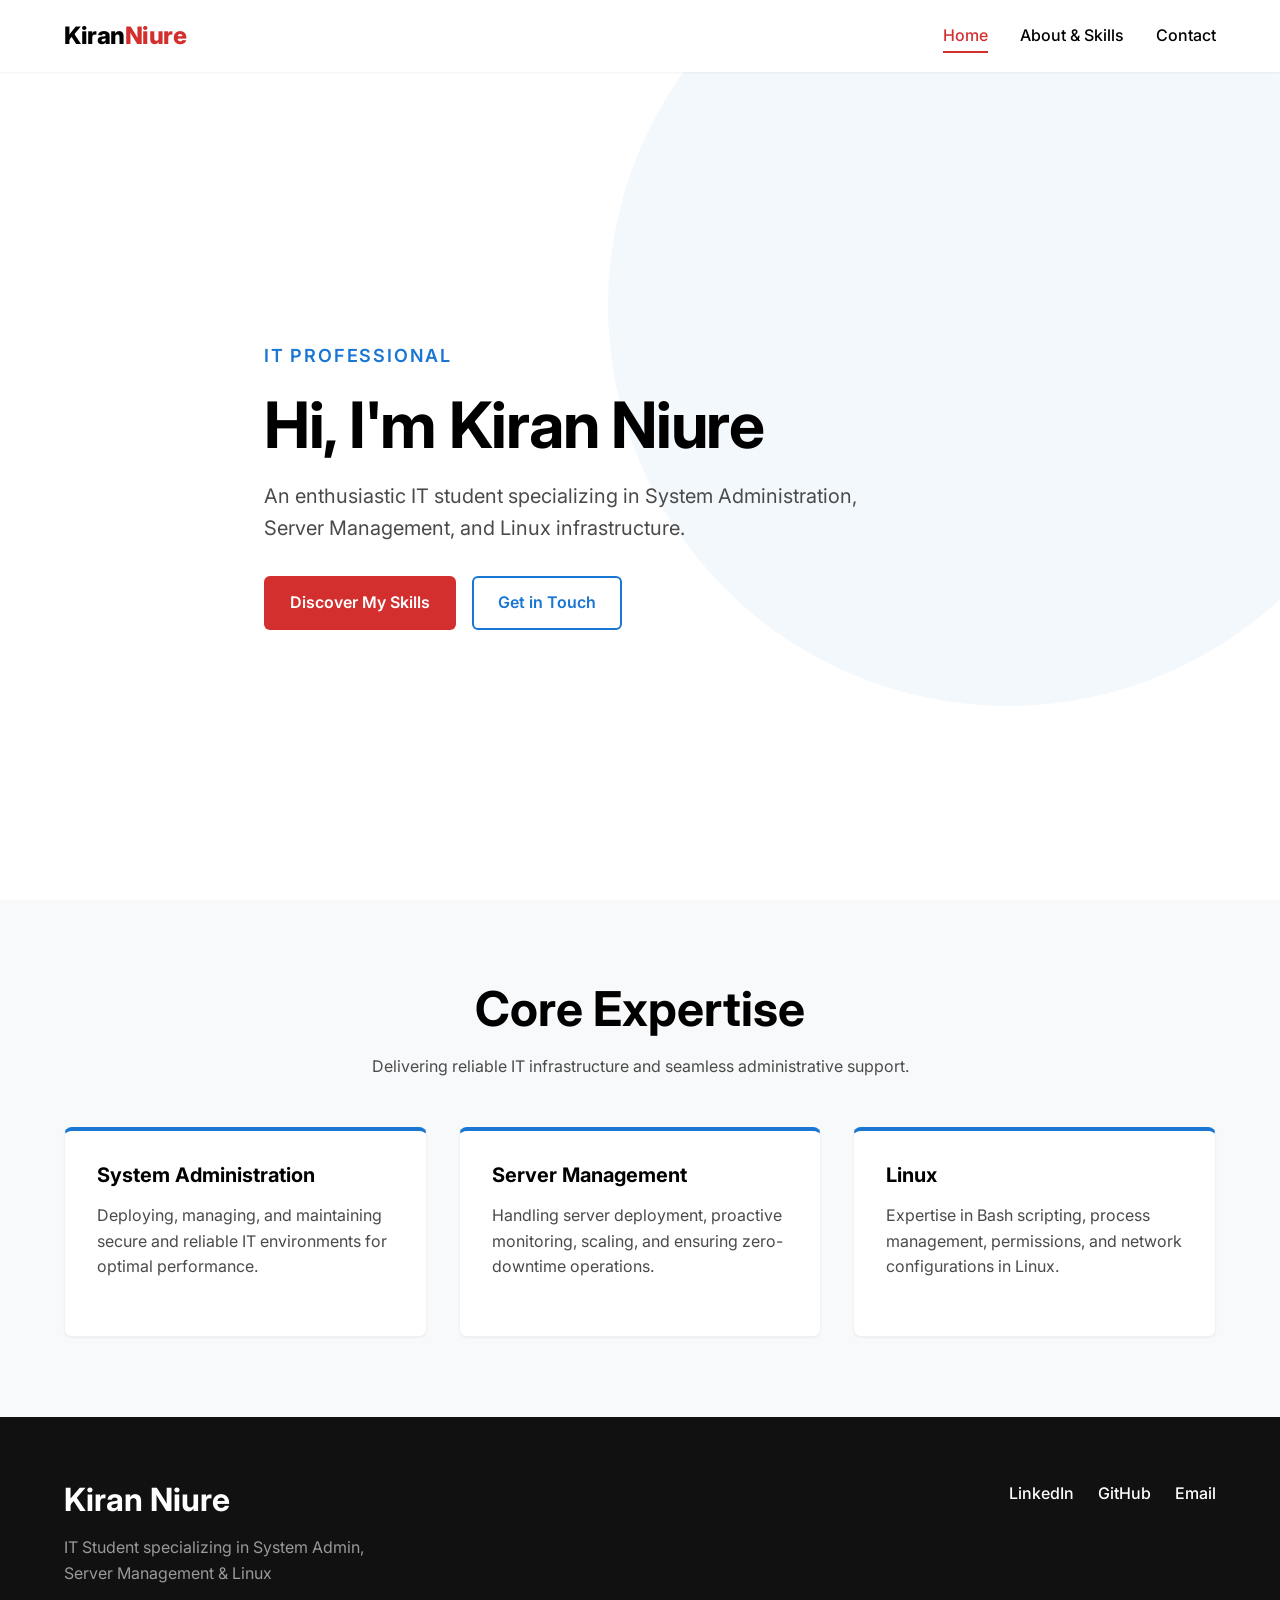
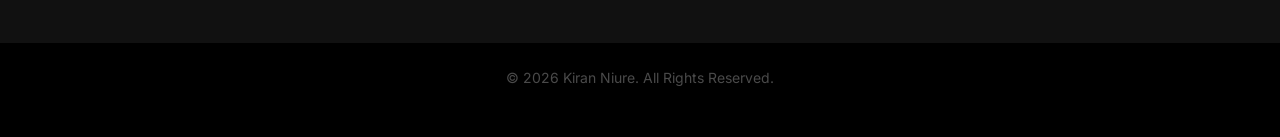
<file: index.html>
<!DOCTYPE html>
<html lang="en">
<head>
    <meta charset="UTF-8">
    <meta name="viewport" content="width=device-width, initial-scale=1.0">
    <title>Kiran Niure - IT Professional & System Admin</title>
    <meta name="description" content="Portfolio of Kiran Niure, an IT Student skilled in System Administration, Server Management, Linux, and Microsoft Office.">
    <link rel="preconnect" href="https://fonts.googleapis.com">
    <link rel="preconnect" href="https://fonts.gstatic.com" crossorigin>
    <link href="https://fonts.googleapis.com/css2?family=Inter:wght@400;500;600;700;800&display=swap" rel="stylesheet">
    <link rel="stylesheet" href="styles/style.css">
    <script src="js/components.js" defer></script>
</head>
<body>
    <site-navbar></site-navbar>

    <main>
        <section class="hero">
            <div class="hero-bg-accent"></div>
            <div class="container hero-content">
                <span class="hero-subtitle">IT Professional</span>
                <h1>Hi, I'm <span>Kiran Niure</span></h1>
                <p class="hero-description">An enthusiastic IT student specializing in System Administration, Server Management, and Linux infrastructure.</p>
                <div class="hero-actions">
                    <a href="about.html" class="btn btn-primary">Discover My Skills</a>
                    <a href="contact.html" class="btn btn-secondary">Get in Touch</a>
                </div>
            </div>
        </section>

        <section class="section section-alt">
            <div class="container">
                <h2 style="text-align: center; margin-bottom: 1rem;">Core Expertise</h2>
                <p style="text-align: center; max-width: 600px; margin: 0 auto 3rem;">Delivering reliable IT infrastructure and seamless administrative support.</p>
                
                <div class="skills-grid">
                    <div class="skill-card">
                        <h3>System Administration</h3>
                        <p>Deploying, managing, and maintaining secure and reliable IT environments for optimal performance.</p>
                    </div>
                    <div class="skill-card">
                        <h3>Server Management</h3>
                        <p>Handling server deployment, proactive monitoring, scaling, and ensuring zero-downtime operations.</p>
                    </div>
                    <div class="skill-card">
                        <h3>Linux</h3>
                        <p>Expertise in Bash scripting, process management, permissions, and network configurations in Linux.</p>
                    </div>
                </div>
            </div>
        </section>
    </main>

    <site-footer></site-footer>
</body>
</html>
</file>
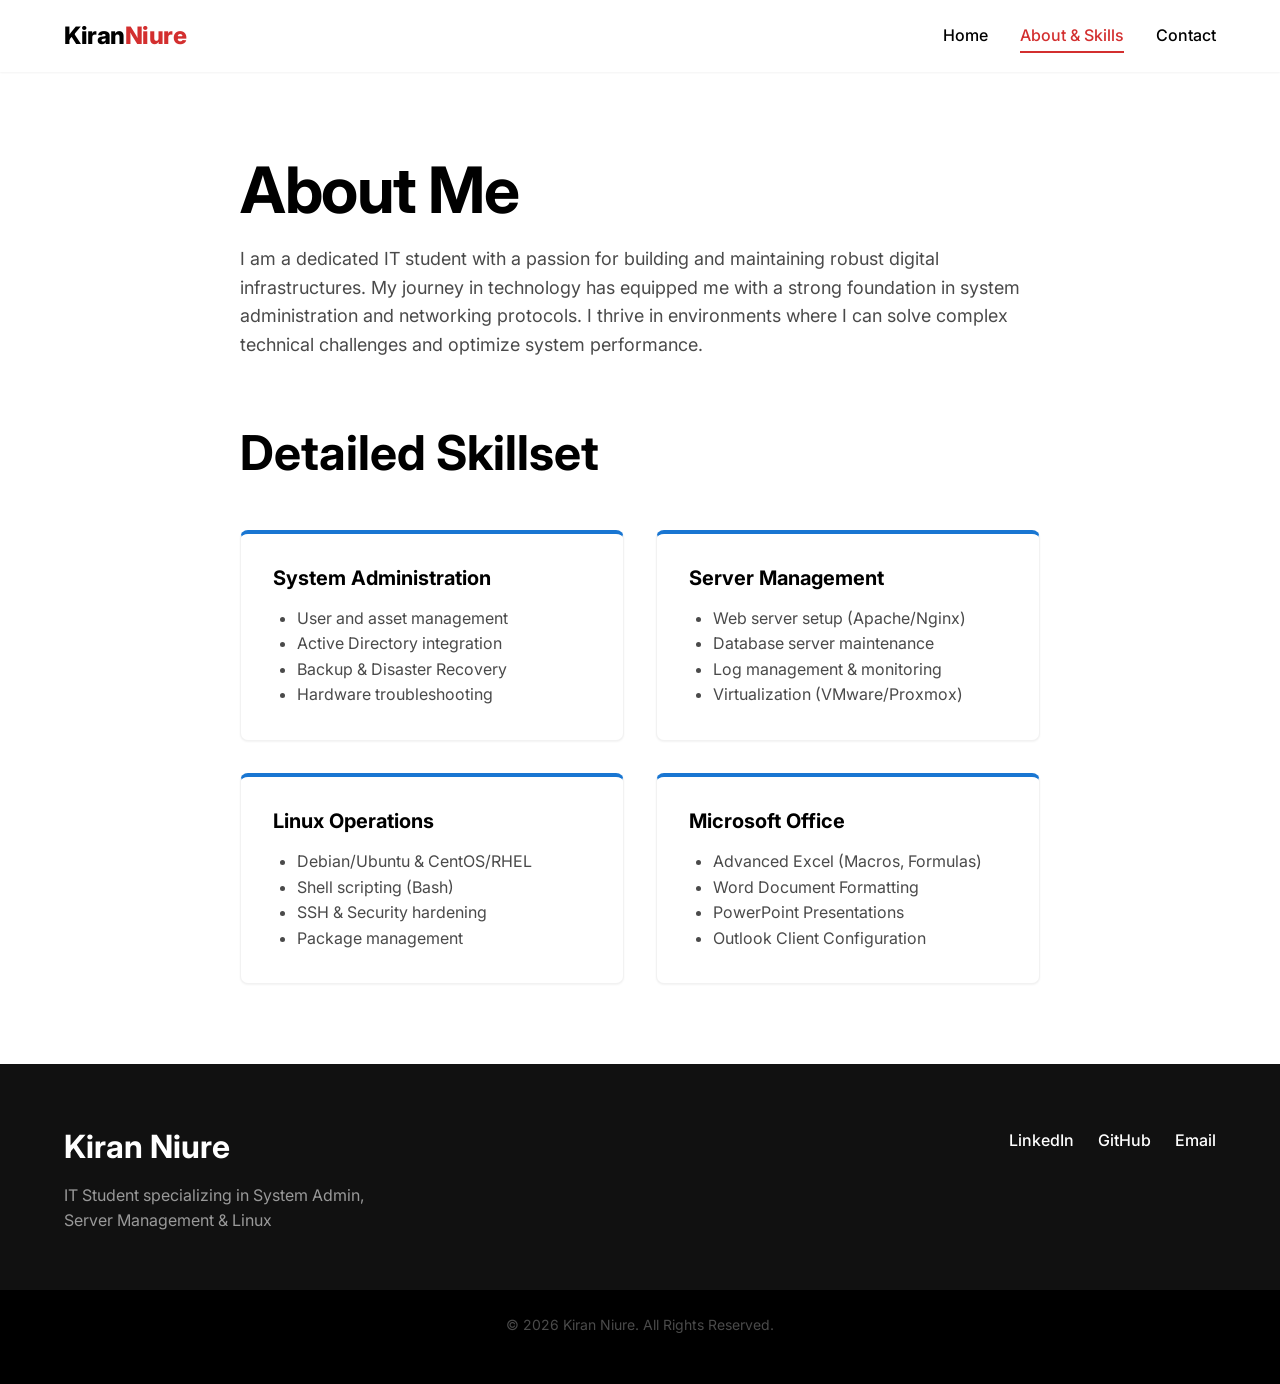
<file: about.html>
<!DOCTYPE html>
<html lang="en">
<head>
    <meta charset="UTF-8">
    <meta name="viewport" content="width=device-width, initial-scale=1.0">
    <title>About & Skills - Kiran Niure</title>
    <meta name="description" content="Learn more about Kiran Niure's background and detailed IT skills including Linux and Server Management.">
    <link rel="preconnect" href="https://fonts.googleapis.com">
    <link rel="preconnect" href="https://fonts.gstatic.com" crossorigin>
    <link href="https://fonts.googleapis.com/css2?family=Inter:wght@400;500;600;700;800&display=swap" rel="stylesheet">
    <link rel="stylesheet" href="styles/style.css">
    <script src="js/components.js" defer></script>
</head>
<body>
    <site-navbar></site-navbar>

    <main>
        <section class="section">
            <div class="container">
                <div style="max-width: 800px; margin: 0 auto;">
                    <h1>About Me</h1>
                    <p style="font-size: 1.125rem;">I am a dedicated IT student with a passion for building and maintaining robust digital infrastructures. My journey in technology has equipped me with a strong foundation in system administration and networking protocols. I thrive in environments where I can solve complex technical challenges and optimize system performance.</p>
                    
                    <h2 style="margin-top: 4rem;">Detailed Skillset</h2>
                    
                    <div class="skills-grid">
                        <div class="skill-card">
                            <h3>System Administration</h3>
                            <ul style="padding-left: 1.5rem; color: var(--color-text-muted);">
                                <li>User and asset management</li>
                                <li>Active Directory integration</li>
                                <li>Backup & Disaster Recovery</li>
                                <li>Hardware troubleshooting</li>
                            </ul>
                        </div>
                        <div class="skill-card">
                            <h3>Server Management</h3>
                            <ul style="padding-left: 1.5rem; color: var(--color-text-muted);">
                                <li>Web server setup (Apache/Nginx)</li>
                                <li>Database server maintenance</li>
                                <li>Log management & monitoring</li>
                                <li>Virtualization (VMware/Proxmox)</li>
                            </ul>
                        </div>
                        <div class="skill-card">
                            <h3>Linux Operations</h3>
                            <ul style="padding-left: 1.5rem; color: var(--color-text-muted);">
                                <li>Debian/Ubuntu & CentOS/RHEL</li>
                                <li>Shell scripting (Bash)</li>
                                <li>SSH & Security hardening</li>
                                <li>Package management</li>
                            </ul>
                        </div>
                        <div class="skill-card">
                            <h3>Microsoft Office</h3>
                            <ul style="padding-left: 1.5rem; color: var(--color-text-muted);">
                                <li>Advanced Excel (Macros, Formulas)</li>
                                <li>Word Document Formatting</li>
                                <li>PowerPoint Presentations</li>
                                <li>Outlook Client Configuration</li>
                            </ul>
                        </div>
                    </div>
                </div>
            </div>
        </section>
    </main>

    <site-footer></site-footer>
</body>
</html>
</file>
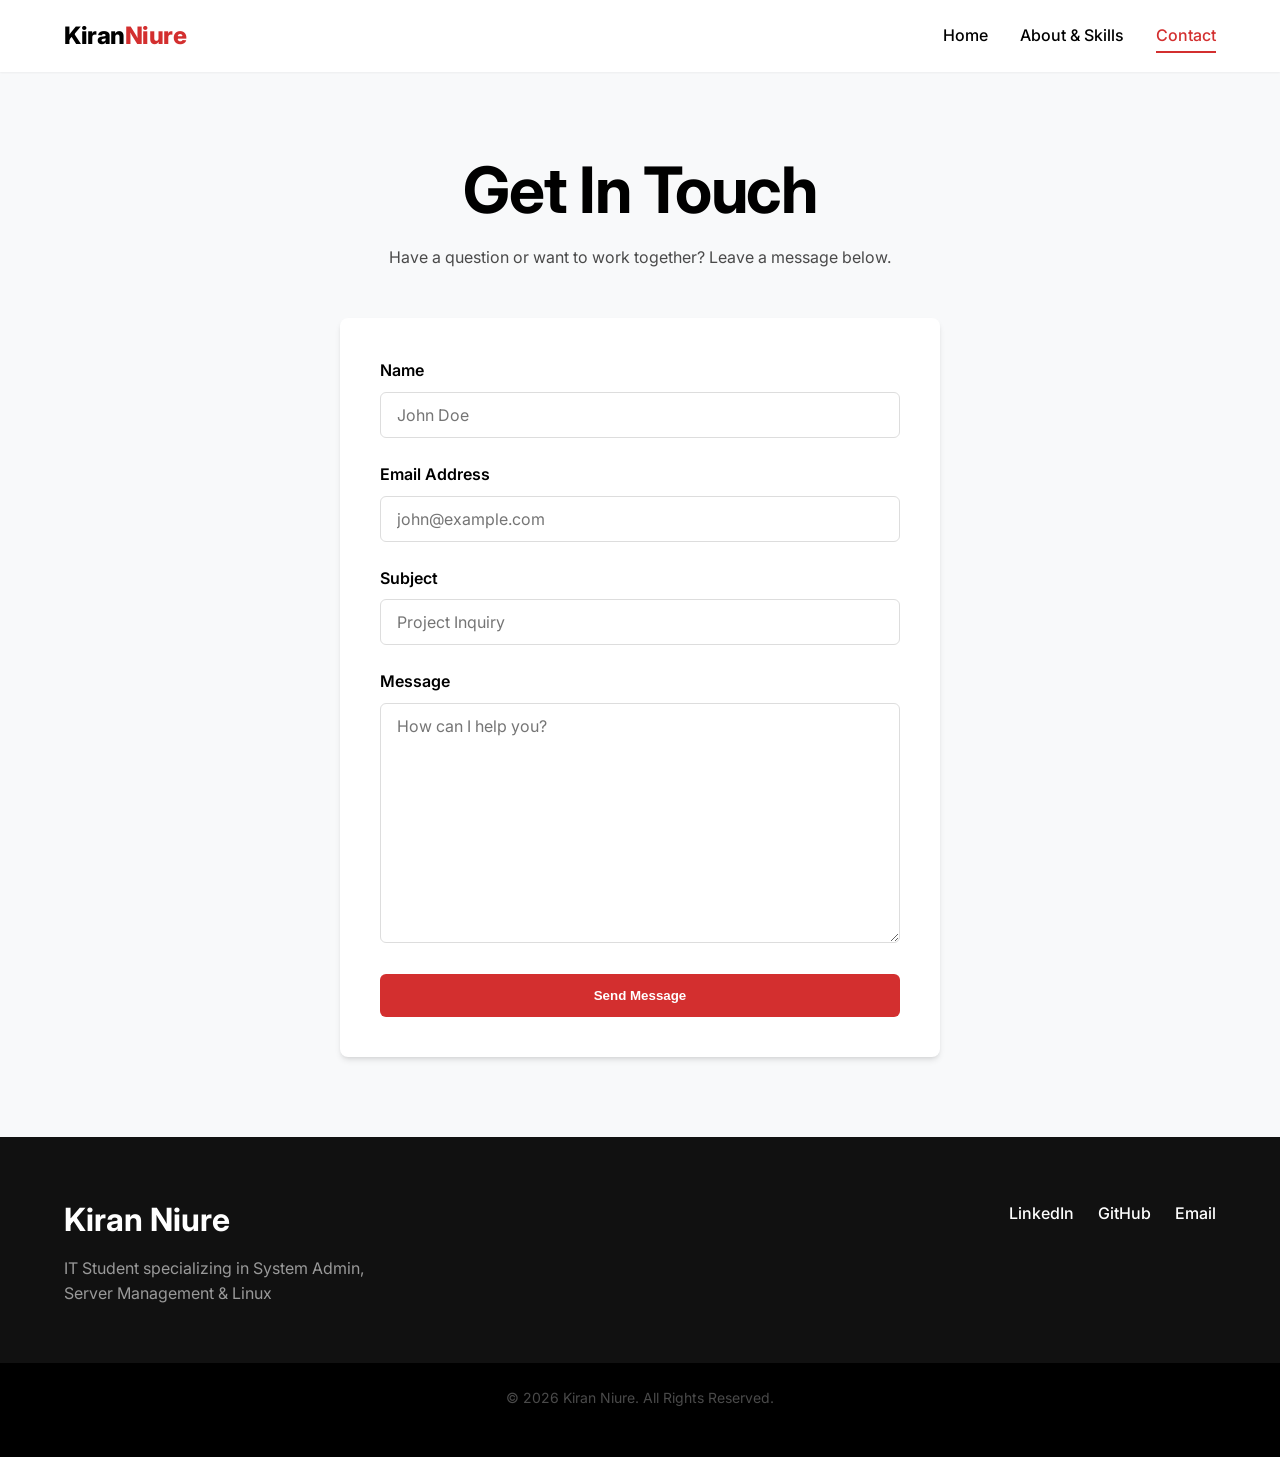
<file: contact.html>
<!DOCTYPE html>
<html lang="en">
<head>
    <meta charset="UTF-8">
    <meta name="viewport" content="width=device-width, initial-scale=1.0">
    <title>Contact - Kiran Niure</title>
    <meta name="description" content="Get in touch with Kiran Niure for IT consultation, system administration, and server management opportunities.">
    <link rel="preconnect" href="https://fonts.googleapis.com">
    <link rel="preconnect" href="https://fonts.gstatic.com" crossorigin>
    <link href="https://fonts.googleapis.com/css2?family=Inter:wght@400;500;600;700;800&display=swap" rel="stylesheet">
    <link rel="stylesheet" href="styles/style.css">
    <script src="js/components.js" defer></script>
</head>
<body>
    <site-navbar></site-navbar>

    <main class="section-alt">
        <section class="section">
            <div class="container">
                <div style="text-align: center; margin-bottom: 3rem;">
                    <h1>Get In Touch</h1>
                    <p>Have a question or want to work together? Leave a message below.</p>
                </div>
                
                <div class="contact-form">
                    <!-- Note: For static sites (e.g. Cloudflare Pages), point the form to a handling service like Formspree -->
                    <form action="#" method="POST" onsubmit="alert('Form submission simulation successful!'); return false;">
                        <div class="form-group">
                            <label for="name" class="form-label">Name</label>
                            <input type="text" id="name" name="name" class="form-input" required placeholder="John Doe">
                        </div>
                        <div class="form-group">
                            <label for="email" class="form-label">Email Address</label>
                            <input type="email" id="email" name="email" class="form-input" required placeholder="john@example.com">
                        </div>
                        <div class="form-group">
                            <label for="subject" class="form-label">Subject</label>
                            <input type="text" id="subject" name="subject" class="form-input" required placeholder="Project Inquiry">
                        </div>
                        <div class="form-group">
                            <label for="message" class="form-label">Message</label>
                            <textarea id="message" name="message" class="form-input" required placeholder="How can I help you?"></textarea>
                        </div>
                        <button type="submit" class="btn btn-primary" style="width: 100%;">Send Message</button>
                    </form>
                </div>
            </div>
        </section>
    </main>

    <site-footer></site-footer>
</body>
</html>
</file>
<file: styles/style.css>
/* Custom Properties */
:root {
    --color-primary: #D32F2F; /* Red */
    --color-primary-hover: #B71C1C;
    --color-secondary: #1976D2; /* Blue */
    --color-text: #000000; /* Black */
    --color-text-muted: #4A4A4A;
    --color-bg: #FFFFFF; /* White */
    --color-bg-alt: #F8F9FA;
    
    --font-sans: 'Inter', system-ui, -apple-system, sans-serif;
    
    --shadow-sm: 0 1px 2px 0 rgb(0 0 0 / 0.05);
    --shadow-md: 0 4px 6px -1px rgb(0 0 0 / 0.1), 0 2px 4px -2px rgb(0 0 0 / 0.1);
    --shadow-lg: 0 10px 15px -3px rgb(0 0 0 / 0.1), 0 4px 6px -4px rgb(0 0 0 / 0.1);
    
    --transition-fast: 150ms ease-in-out;
    --transition-normal: 250ms ease;
    
    --container-max-width: 1200px;
    --nav-height: 4.5rem;
}

/* Base Styles */
*, *::before, *::after {
    box-sizing: border-box;
    margin: 0;
    padding: 0;
}

html {
    scroll-behavior: smooth;
}

body {
    font-family: var(--font-sans);
    color: var(--color-text);
    background-color: var(--color-bg);
    line-height: 1.6;
    -webkit-font-smoothing: antialiased;
    min-height: 100vh;
    display: flex;
    flex-direction: column;
}

main {
    flex: 1;
    padding-top: var(--nav-height);
}

img {
    max-width: 100%;
    height: auto;
    display: block;
}

a {
    color: var(--color-secondary);
    text-decoration: none;
    transition: color var(--transition-fast);
}

a:hover, a:focus {
    color: var(--color-primary);
}

ul[role="list"] {
    list-style: none;
}

/* Typography */
h1, h2, h3, h4, h5, h6 {
    line-height: 1.2;
    font-weight: 700;
    margin-bottom: 1rem;
    color: var(--color-text);
}

h1 { font-size: clamp(2.5rem, 5vw, 4rem); letter-spacing: -0.02em; }
h2 { font-size: clamp(2rem, 4vw, 3rem); }
h3 { font-size: clamp(1.5rem, 3vw, 2rem); }

p { margin-bottom: 1.5rem; color: var(--color-text-muted); }

/* Layout Components */
.container {
    width: 100%;
    margin-inline: auto;
    padding-inline: 1.5rem;
    max-width: var(--container-max-width);
}

.section {
    padding-block: 5rem;
}

.section-alt {
    background-color: var(--color-bg-alt);
}

/* Header / Navbar */
.navbar {
    position: fixed;
    top: 0;
    width: 100%;
    background-color: rgba(255, 255, 255, 0.95);
    backdrop-filter: blur(8px);
    z-index: 100;
    box-shadow: var(--shadow-sm);
    height: var(--nav-height);
    display: flex;
    align-items: center;
}

.nav-container {
    width: 100%;
    max-width: var(--container-max-width);
    margin: 0 auto;
    padding: 0 1.5rem;
    display: flex;
    justify-content: space-between;
    align-items: center;
}

.logo {
    font-size: 1.5rem;
    font-weight: 800;
    color: var(--color-text);
    letter-spacing: -0.5px;
}

.logo span {
    color: var(--color-primary);
}

.nav-links ul {
    display: flex;
    gap: 2rem;
}

.nav-item {
    font-weight: 500;
    color: var(--color-text);
    position: relative;
    padding: 0.5rem 0;
}

.nav-item::after {
    content: '';
    position: absolute;
    bottom: 0;
    left: 0;
    width: 0;
    height: 2px;
    background-color: var(--color-primary);
    transition: width var(--transition-normal);
}

.nav-item:hover::after,
.nav-item.active::after {
    width: 100%;
}

.nav-item:hover, .nav-item.active {
    color: var(--color-primary);
}

.mobile-toggle {
    display: none;
    background: transparent;
    border: none;
    cursor: pointer;
    padding: 0.5rem;
}

.mobile-toggle .bar {
    display: block;
    width: 25px;
    height: 2px;
    margin: 5px auto;
    background-color: var(--color-text);
    transition: all 0.3s ease-in-out;
}

/* Buttons */
.btn {
    display: inline-flex;
    align-items: center;
    justify-content: center;
    padding: 0.75rem 1.5rem;
    font-weight: 600;
    border-radius: 0.375rem;
    transition: all var(--transition-normal);
    cursor: pointer;
    border: 2px solid transparent;
}

.btn-primary {
    background-color: var(--color-primary);
    color: var(--color-bg);
}

.btn-primary:hover {
    background-color: var(--color-primary-hover);
    color: var(--color-bg);
    transform: translateY(-2px);
    box-shadow: var(--shadow-md);
}

.btn-secondary {
    background-color: transparent;
    border-color: var(--color-secondary);
    color: var(--color-secondary);
}

.btn-secondary:hover {
    background-color: var(--color-secondary);
    color: var(--color-bg);
    transform: translateY(-2px);
}

/* Home Hero Section */
.hero {
    min-height: calc(100vh - var(--nav-height));
    display: flex;
    align-items: center;
    position: relative;
    overflow: hidden;
}

.hero-content {
    max-width: 800px;
    position: relative;
    z-index: 2;
}

.hero-subtitle {
    color: var(--color-secondary);
    font-size: 1.125rem;
    font-weight: 600;
    text-transform: uppercase;
    letter-spacing: 0.1em;
    margin-bottom: 1rem;
    display: block;
}

.hero-description {
    font-size: 1.25rem;
    max-width: 600px;
    margin-bottom: 2rem;
}

.hero-actions {
    display: flex;
    gap: 1rem;
    flex-wrap: wrap;
}

.hero-bg-accent {
    position: absolute;
    right: -10%;
    top: -20%;
    width: 800px;
    height: 800px;
    background-color: rgba(25, 118, 210, 0.05); /* very light blue */
    border-radius: 50%;
    z-index: 1;
}

/* Skills Cards (Home & About) */
.skills-grid {
    display: grid;
    grid-template-columns: repeat(auto-fit, minmax(280px, 1fr));
    gap: 2rem;
    margin-top: 3rem;
}

.skill-card {
    background-color: var(--color-bg);
    padding: 2rem;
    border-radius: 0.5rem;
    box-shadow: var(--shadow-sm);
    border: 1px solid rgba(0,0,0,0.05);
    transition: transform var(--transition-normal), box-shadow var(--transition-normal);
    border-top: 4px solid var(--color-secondary);
}

.skill-card:hover {
    transform: translateY(-5px);
    box-shadow: var(--shadow-lg);
    border-top-color: var(--color-primary);
}

.skill-card h3 {
    margin-bottom: 1rem;
    font-size: 1.25rem;
}

/* Footer */
.footer {
    background-color: #111;
    color: #fff;
    padding-top: 4rem;
}

.footer-container {
    max-width: var(--container-max-width);
    margin: 0 auto;
    padding: 0 1.5rem;
    display: flex;
    justify-content: space-between;
    flex-wrap: wrap;
    gap: 2rem;
    margin-bottom: 2rem;
}

.footer-info h3 {
    color: #fff;
}

.footer-info p {
    color: #999;
    max-width: 300px;
}

.footer-socials {
    display: flex;
    gap: 1.5rem;
}

.footer-socials a {
    color: #fff;
    font-weight: 500;
}

.footer-socials a:hover {
    color: var(--color-primary);
}

.footer-bottom {
    background-color: #000;
    text-align: center;
    padding: 1.5rem;
    color: #666;
    font-size: 0.875rem;
}

/* Contact Page Form */
.contact-form {
    max-width: 600px;
    margin: 0 auto;
    background: var(--color-bg);
    padding: 2.5rem;
    border-radius: 0.5rem;
    box-shadow: var(--shadow-md);
}

.form-group {
    margin-bottom: 1.5rem;
}

.form-label {
    display: block;
    margin-bottom: 0.5rem;
    font-weight: 600;
}

.form-input {
    width: 100%;
    padding: 0.75rem 1rem;
    border: 1px solid #ddd;
    border-radius: 0.375rem;
    font-family: inherit;
    font-size: 1rem;
    transition: border-color var(--transition-fast), box-shadow var(--transition-fast);
}

.form-input:focus {
    outline: none;
    border-color: var(--color-secondary);
    box-shadow: 0 0 0 3px rgba(25, 118, 210, 0.1);
}

textarea.form-input {
    min-height: 15rem;
    resize: vertical;
}

/* Mobile Responsiveness */
@media (max-width: 768px) {
    .mobile-toggle {
        display: block;
    }

    .nav-links {
        position: absolute;
        top: var(--nav-height);
        left: 0;
        width: 100%;
        background-color: var(--color-bg);
        border-top: 1px solid #eaeaea;
        box-shadow: var(--shadow-md);
        transform: translateY(-100%);
        opacity: 0;
        visibility: hidden;
        transition: all var(--transition-normal);
        z-index: 99;
    }

    .nav-links.nav-links-open {
        transform: translateY(0);
        opacity: 1;
        visibility: visible;
    }

    .nav-links ul {
        flex-direction: column;
        padding: 1.5rem;
        gap: 1.5rem;
        text-align: center;
    }

    .mobile-toggle.is-active .bar:nth-child(2) {
        opacity: 0;
    }

    .mobile-toggle.is-active .bar:nth-child(1) {
        transform: translateY(7px) rotate(45deg);
    }

    .mobile-toggle.is-active .bar:nth-child(3) {
        transform: translateY(-7px) rotate(-45deg);
    }
    
    .hero {
        text-align: center;
    }
    
    .hero-actions {
        justify-content: center;
    }
    
    .hero-bg-accent {
        display: none;
    }
}
</file>
